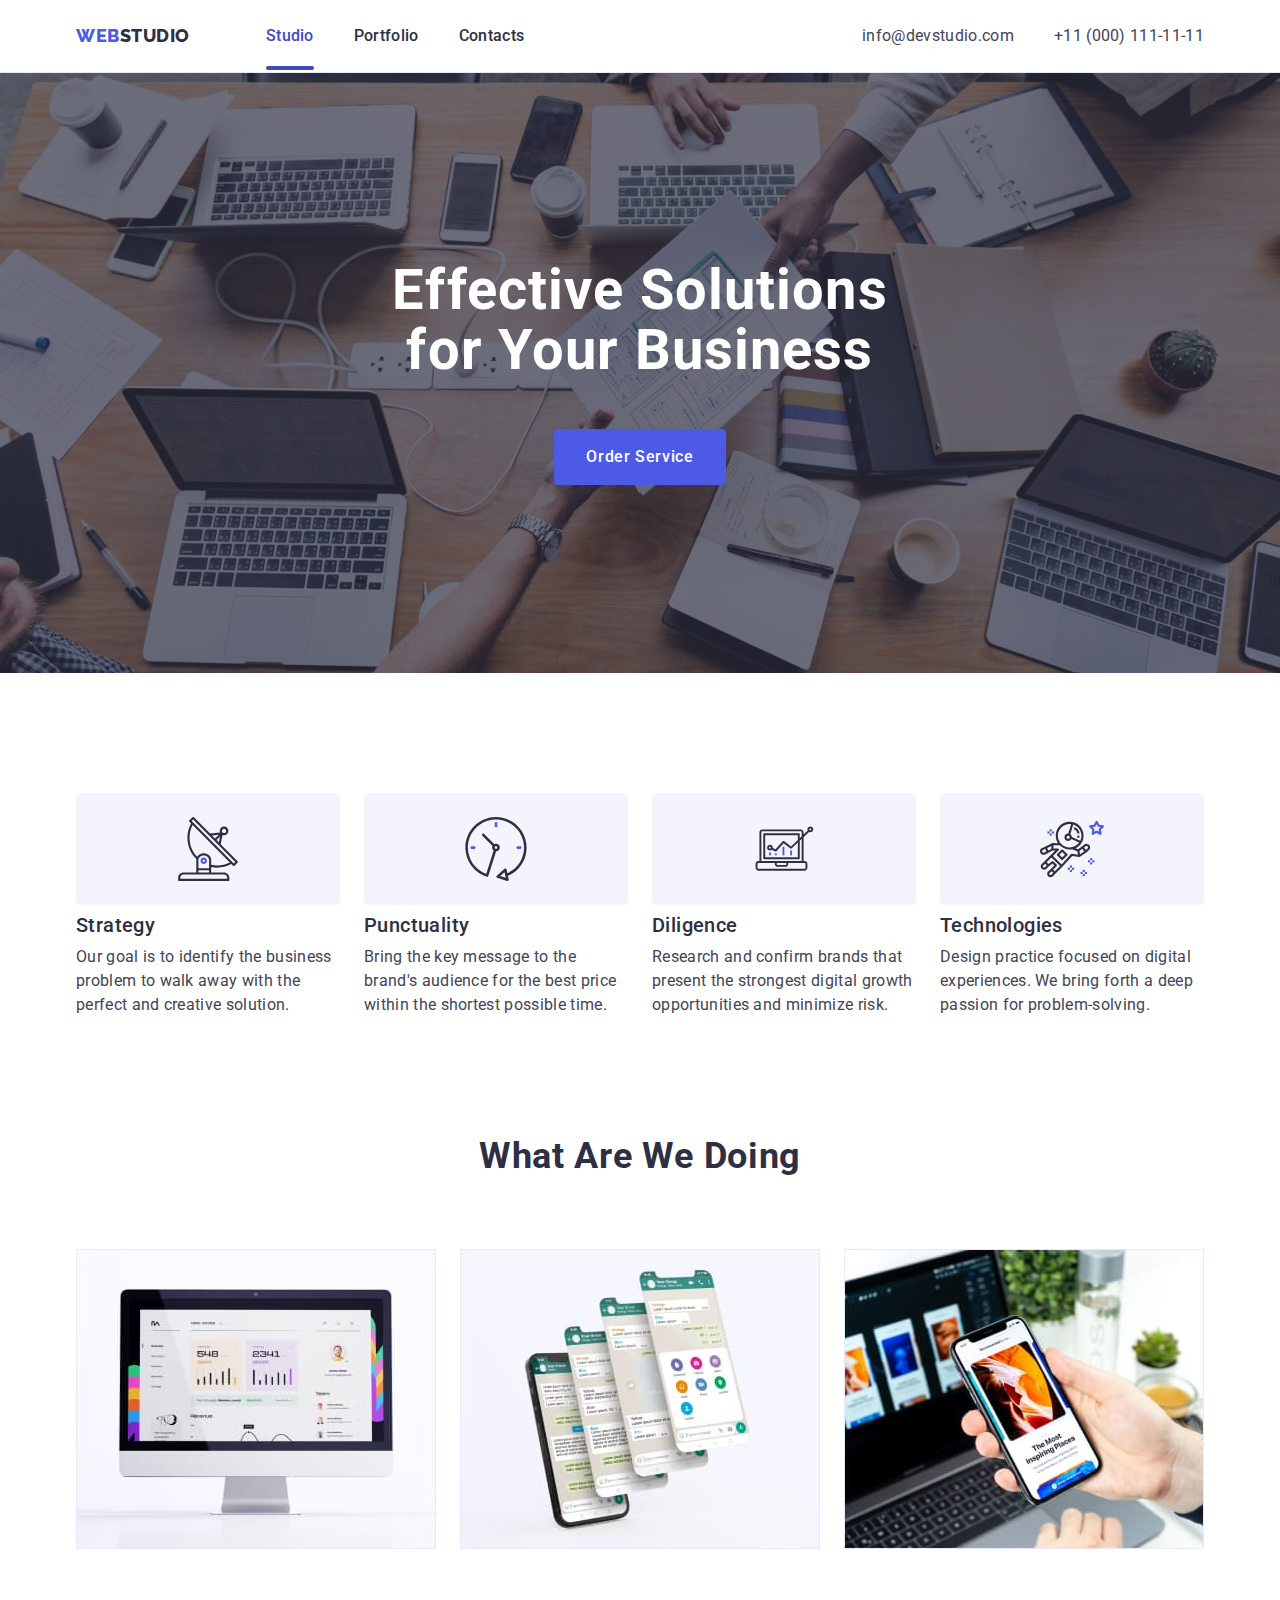
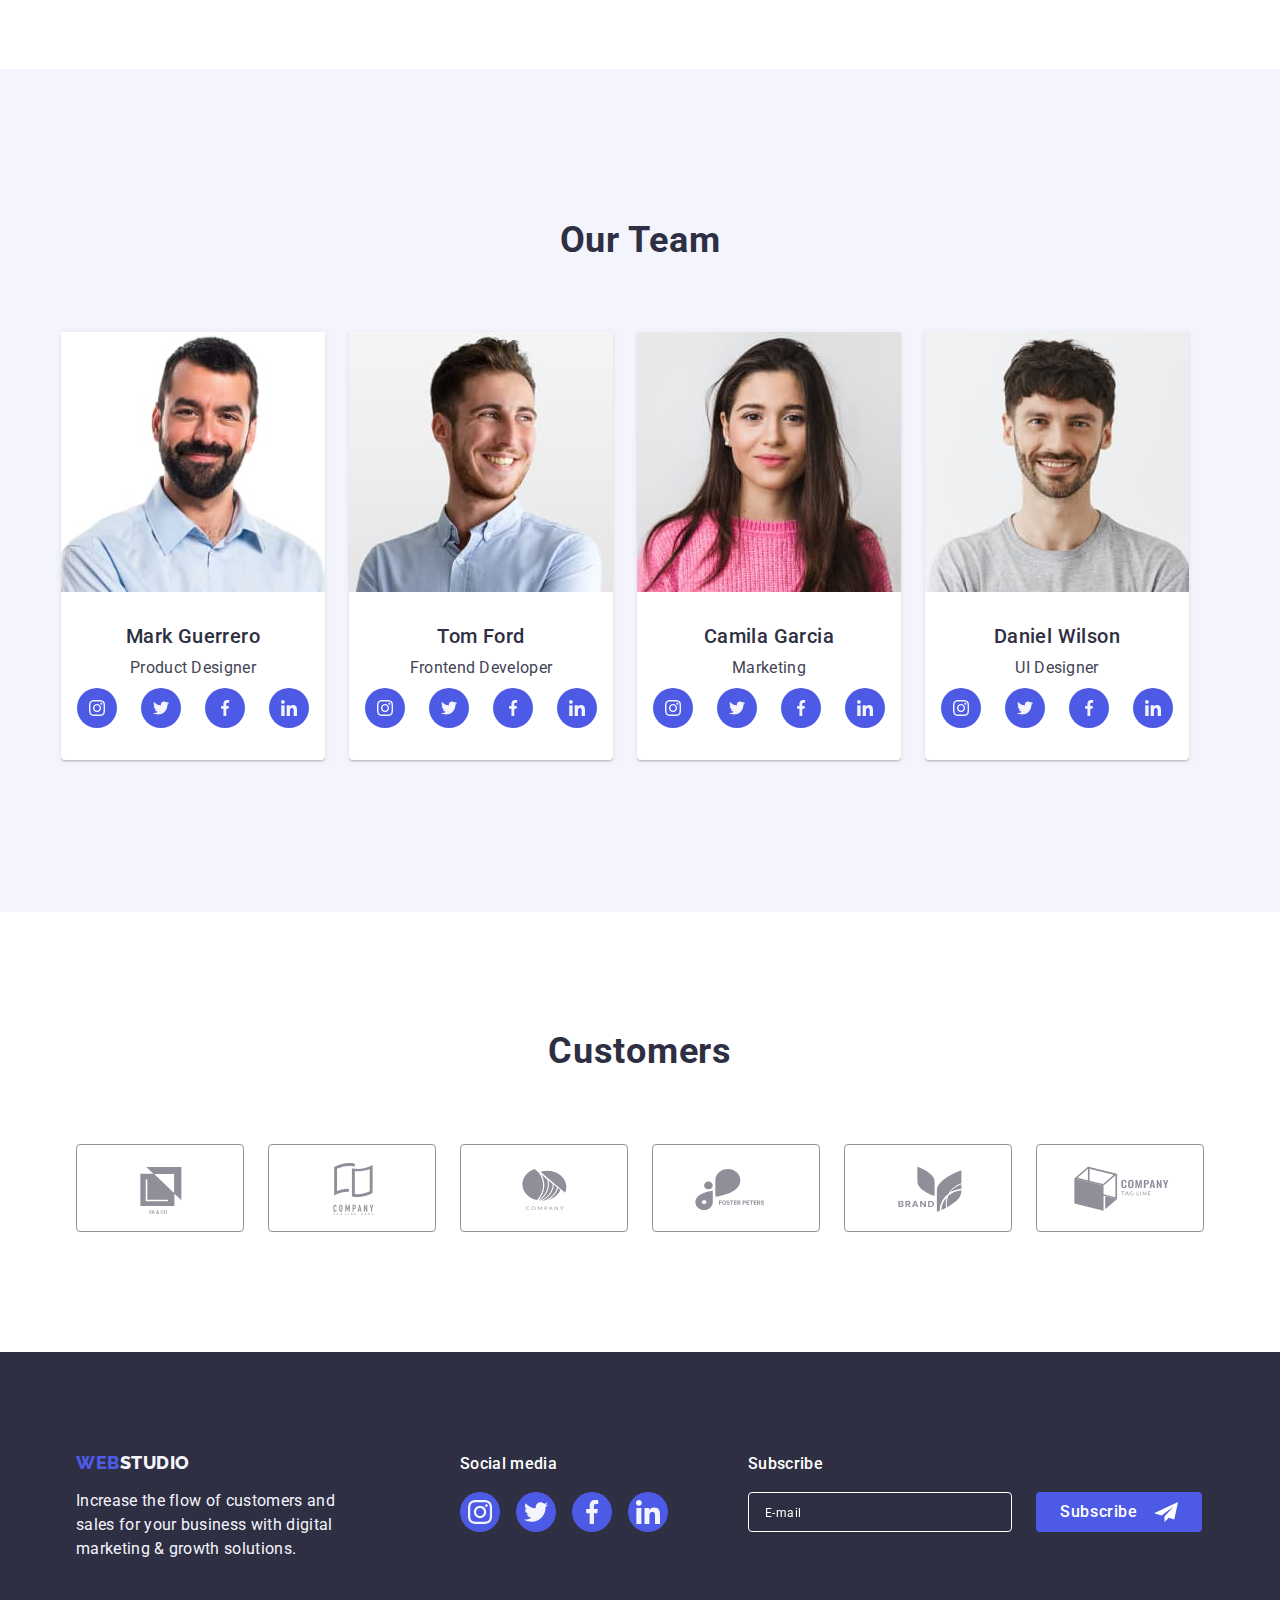
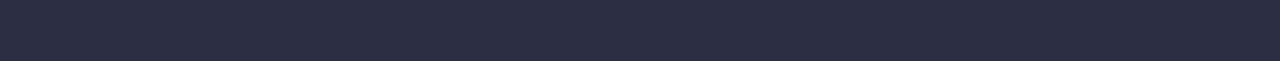
<file: index.html>
<!DOCTYPE html>
<html lang="en">
  <head>
    <meta charset="UTF-8" />
    <meta http-equiv="X-UA-Compatible" content="IE=edge" />
    <meta name="viewport" content="width=device-width, initial-scale=1.0" />
    <title>WebsStudio</title>

    <link
      rel="stylesheet"
      href="https://cdnjs.cloudflare.com/ajax/libs/modern-normalize/1.1.0/modern-normalize.min.css"
    />
    <link rel="stylesheet" href="./css/styles.css" />
    <link rel="preconnect" href="https://fonts.googleapis.com" />
    <link rel="preconnect" href="https://fonts.gstatic.com" crossorigin />
    <link
      href="https://fonts.googleapis.com/css2?family=Raleway:wght@800&family=Roboto:wght@400;500;700;900&display=swap"
      rel="stylesheet"
    />
  </head>

  <body>
    <!--             header            -->
    <header class="page-header">
      <div class="container page-header-container">
        <nav class="page-nav">
          <a class="logo link" href="./index.html"
            >WEB<span class="logo-s">Studio</span></a
          >

          <ul class="list menu list-nav">
            <li class="menu-item decoration-link">
              <a class="link link-nav decoration-nav" href="./index.html"
                >Studio</a
              >
            </li>

            <li class="menu-item">
              <a class="link link-nav" href="./portfolio.html">Portfolio</a>
            </li>

            <li class="menu-item">
              <a class="link link-nav" href="">Contacts</a>
            </li>
          </ul>
        </nav>
        <address class="address">
          <ul class="list menu">
            <li class="menu-item">
              <a class="link contact-header" href="mailto:info@devstudio.com"
                >info@devstudio.com
              </a>
            </li>
            <li class="menu-item">
              <a class="link contact-header" href="tel:+110001111111"
                >+11 (000) 111-11-11</a
              >
            </li>
          </ul>
        </address>
      </div>
    </header>
    <main>
      <!--              hero           -->
      <section class="hero">
        <div class="container">
          <h1 class="title">Effective Solutions for Your Business</h1>
          <button class="button" type="button" data-modal-open>
            Order Service
          </button>
        </div>
      </section>
      <!--                 features           -->
      <section class="section">
        <div class="container">
          <h2 class="visually-hidden">features</h2>

          <ul class="list menu list-features-second">
            <li class="features-list">
              <div class="features-icon">
                <svg class="features-icon-svg" width="64" height="64">
                  <use href="./images/icons.svg#icon-antenna"></use>
                </svg>
              </div>
              <h3 class="features">Strategy</h3>
              <p class="features-text">
                Our goal is to identify the business problem to walk away with
                the perfect and creative solution.
              </p>
            </li>
            <li class="features-list">
              <div class="features-icon">
                <svg class="features-icon-svg" width="64" height="64">
                  <use href="./images/icons.svg#icon-clock"></use>
                </svg>
              </div>
              <h3 class="features">Punctuality</h3>
              <p class="features-text">
                Bring the key message to the brand's audience for the best price
                within the shortest possible time.
              </p>
            </li>

            <li class="features-list">
              <div class="features-icon">
                <svg class="features-icon-svg" width="64" height="64">
                  <use href="./images/icons.svg#icon-diagram"></use>
                </svg>
              </div>
              <h3 class="features">Diligence</h3>
              <p class="features-text">
                Research and confirm brands that present the strongest digital
                growth opportunities and minimize risk.
              </p>
            </li>
            <li class="features-list">
              <div class="features-icon">
                <svg class="features-icon-svg" width="64" height="64">
                  <use href="./images/icons.svg#icon-astronaut"></use>
                </svg>
              </div>
              <h3 class="features">Technologies</h3>
              <p class="features-text">
                Design practice focused on digital experiences. We bring forth a
                deep passion for problem-solving.
              </p>
            </li>
          </ul>
        </div>
      </section>
      <!--                     progect                  -->
      <section class="progect progect-section">
        <div class="container">
          <h2 class="heading">What are we doing</h2>
          <ul class="list progect-list">
            <li class="progect-photo">
              <img
                src="./images/project/img1.jpg"
                alt="computer"
                width="360"
                height="300"
              />
            </li>
            <li class="progect-photo">
              <img
                src="./images/project/img2.jpg"
                alt="mobile program"
                width="360"
                height="300"
              />
            </li>
            <li class="progect-photo">
              <img
                src="./images/project/img3.jpg"
                alt="computer"
                width="360"
                height="300"
              />
            </li>
          </ul>
        </div>
      </section>
      <!--                   workers                     -->
      <section class="section-worker section">
        <div class="container div-workers">
          <h2 class="heading">Our Team</h2>
          <ul class="list menu worker-list">
            <li class="section-worker-list">
              <img
                src="./images/workers/img(1).jpg"
                alt="Mark Guerrero"
                width="264"
                height="260"
              />
              <div class="text-worker">
                <h3 class="workers">Mark Guerrero</h3>
                <p class="profession">Product Designer</p>

                <ul class="list social-icon-list">
                  <li class="social-icon-item">
                    <a class="social-link" href="">
                      <svg class="social-icon" width="16" height="16">
                        <use
                          href="./images/icons.svg#icon-instagram"
                        ></use></svg
                    ></a>
                  </li>
                  <li class="social-icon-item">
                    <a class="social-link" href=""
                      ><svg class="social-icon" width="16" height="16">
                        <use href="./images/icons.svg#icon-twitter"></use></svg
                    ></a>
                  </li>
                  <li class="social-icon-item">
                    <a class="social-link" href=""
                      ><svg class="social-icon" width="16" height="16">
                        <use href="./images/icons.svg#icon-facebook"></use></svg
                    ></a>
                  </li>
                  <li class="social-icon-item">
                    <a class="social-link" href=""
                      ><svg class="social-icon" width="16" height="16">
                        <use href="./images/icons.svg#icon-linkedin"></use></svg
                    ></a>
                  </li>
                </ul>
              </div>
            </li>
            <li class="section-worker-list">
              <img
                src="./images/workers/img(2).jpg"
                alt="Tom Ford"
                width="264"
                height="260"
              />
              <div class="text-worker">
                <h3 class="workers">Tom Ford</h3>
                <p class="profession">Frontend Developer</p>
                <ul class="list social-icon-list">
                  <li class="social-icon-item">
                    <a class="social-link" href=""
                      ><svg class="social-icon" width="16" height="16">
                        <use
                          href="./images/icons.svg#icon-instagram"
                        ></use></svg
                    ></a>
                  </li>
                  <li class="social-icon-item">
                    <a class="social-link" href=""
                      ><svg class="social-icon" width="16" height="16">
                        <use href="./images/icons.svg#icon-twitter"></use></svg
                    ></a>
                  </li>
                  <li class="social-icon-item">
                    <a class="social-link" href=""
                      ><svg class="social-icon" width="16" height="16">
                        <use href="./images/icons.svg#icon-facebook"></use></svg
                    ></a>
                  </li>
                  <li class="social-icon-item">
                    <a class="social-link" href=""
                      ><svg class="social-icon" width="16" height="16">
                        <use href="./images/icons.svg#icon-linkedin"></use></svg
                    ></a>
                  </li>
                </ul>
              </div>
            </li>
            <li class="section-worker-list">
              <img
                src="./images/workers/img(3).jpg"
                alt="Camila Garcia"
                width="264"
                height="260"
              />
              <div class="text-worker">
                <h3 class="workers">Camila Garcia</h3>
                <p class="profession">Marketing</p>
                <ul class="list social-icon-list">
                  <li class="social-icon-item">
                    <a class="social-link" href=""
                      ><svg class="social-icon" width="16" height="16">
                        <use
                          href="./images/icons.svg#icon-instagram"
                        ></use></svg
                    ></a>
                  </li>
                  <li class="social-icon-item">
                    <a class="social-link" href=""
                      ><svg class="social-icon" width="16" height="16">
                        <use href="./images/icons.svg#icon-twitter"></use></svg
                    ></a>
                  </li>
                  <li class="social-icon-item">
                    <a class="social-link" href=""
                      ><svg class="social-icon" width="16" height="16">
                        <use href="./images/icons.svg#icon-facebook"></use></svg
                    ></a>
                  </li>
                  <li class="social-icon-item">
                    <a class="social-link" href=""
                      ><svg class="social-icon" width="16" height="16">
                        <use href="./images/icons.svg#icon-linkedin"></use></svg
                    ></a>
                  </li>
                </ul>
              </div>
            </li>
            <li class="section-worker-list">
              <img
                src="./images/workers/img(4).jpg"
                alt="Daniel Wilson"
                width="264"
                height="260"
              />
              <div class="text-worker">
                <h3 class="workers">Daniel Wilson</h3>
                <p class="profession">UI Designer</p>

                <ul class="list social-icon-list">
                  <li class="social-icon-item">
                    <a class="social-link" href=""
                      ><svg class="social-icon" width="16" height="16">
                        <use
                          href="./images/icons.svg#icon-instagram"
                        ></use></svg
                    ></a>
                  </li>
                  <li class="social-icon-item">
                    <a class="social-link" href=""
                      ><svg class="social-icon" width="16" height="16">
                        <use href="./images/icons.svg#icon-twitter"></use></svg
                    ></a>
                  </li>
                  <li class="social-icon-item">
                    <a class="social-link" href=""
                      ><svg class="social-icon" width="16" height="16">
                        <use href="./images/icons.svg#icon-facebook"></use></svg
                    ></a>
                  </li>
                  <li class="social-icon-item">
                    <a class="social-link" href=""
                      ><svg class="social-icon" width="16" height="16">
                        <use href="./images/icons.svg#icon-linkedin"></use></svg
                    ></a>
                  </li>
                </ul>
              </div>
            </li>
          </ul>
        </div>
      </section>

      <section class="section">
        <div class="container">
          <h2 class="heading">Customers</h2>
          <ul class="list customers-list">
            <li class="customers-item">
              <a class="customers-link" href=""
                ><svg class="customers-icon" width="104" height="56">
                  <use href="./images/icons.svg#icon-Logo_1"></use></svg
              ></a>
            </li>

            <li class="customers-item">
              <a class="customers-link" href=""
                ><svg class="customers-icon" width="104" height="56">
                  <use href="./images/icons.svg#icon-Logo_2"></use></svg
              ></a>
            </li>
            <li class="customers-item">
              <a class="customers-link" href=""
                ><svg class="customers-icon" width="104" height="56">
                  <use href="./images/icons.svg#icon-Logo_3"></use></svg
              ></a>
            </li>
            <li class="customers-item">
              <a class="customers-link" href=""
                ><svg class="customers-icon" width="104" height="56">
                  <use href="./images/icons.svg#icon-Logo_4"></use></svg
              ></a>
            </li>
            <li class="customers-item">
              <a class="customers-link" href=""
                ><svg class="customers-icon" width="104" height="56">
                  <use href="./images/icons.svg#icon-Logo_5"></use></svg
              ></a>
            </li>
            <li class="customers-item">
              <a class="customers-link" href=""
                ><svg class="customers-icon" width="104" height="56">
                  <use
                    class="customers-icon"
                    href="./images/icons.svg#icon-Logo_6"
                  ></use></svg
              ></a>
            </li>
          </ul>
        </div>
      </section>
    </main>
    <!--                              footer                  -->
    <footer class="footer">
      <div class="container footer-div">
        <div class="second-footer-div">
          <a class="link footer-link logo-footer" href="./index.html"
            >Web<span class="logo-footer-color">Studio</span></a
          >
          <p class="text-footer">
            Increase the flow of customers and sales for your business with
            digital marketing & growth solutions.
          </p>
        </div>

        <div>
          <p class="social-media">Social media</p>
          <ul class="list social-icon-list footer-list">
            <li class="social-icon-item footer-icon">
              <a class="social-link-footer social-link" href=""
                ><svg class="social-icon" width="24" height="24">
                  <use href="./images/icons.svg#icon-instagram"></use></svg
              ></a>
            </li>
            <li class="social-icon-item footer-icon">
              <a class="social-link-footer social-link" href=""
                ><svg class="social-icon" width="24" height="24">
                  <use href="./images/icons.svg#icon-twitter"></use></svg
              ></a>
            </li>
            <li class="social-icon-item footer-icon">
              <a class="social-link social-link-footer" href=""
                ><svg class="social-icon" width="24" height="24">
                  <use href="./images/icons.svg#icon-facebook"></use></svg
              ></a>
            </li>
            <li class="social-icon-item footer-icon">
              <a class="social-link-footer social-link" href=""
                ><svg class="social-icon" width="24" height="24">
                  <use href="./images/icons.svg#icon-linkedin"></use></svg
              ></a>
            </li>
          </ul>
        </div>
        <form class="footer-form">
          <p class="footer-subscribe">Subscribe</p>

          <span class="footer-subscribe-wrappper">
            <input
              class="footer-input"
              type="email"
              name="user_email"
              required
              placeholder="E-mail"
            />
            <button type="submit" class="btn-footer-subscribe">
              Subscribe
              <svg class="telegram-icon" width="24" height="24">
                <use href="./images/icons.svg#icon-telegram"></use>
              </svg>
            </button>
          </span>
        </form>
      </div>
    </footer>
    <div class="backdrop is-hidden" data-modal>
      <div class="modal">
        <button class="modal-close-btn" type="button" data-modal-close>
          <svg class="icon-close" width="8" height="8">
            <use href="./images/icons.svg#icon-close-modal-btn"></use>
          </svg>
        </button>

        <form class="modal-form">
          <p class="modal-form-text">
            Leave your contacts and we will call you back
          </p>
          <label class="modal-form-field">
            <span class="modal-form-deck">Name</span>
            <span class="form-input-wrapper">
              <input
                type="text"
                name="user_name"
                class="modal-form-input"
                pattern="[a-zA-Zа-яА-Я]+"
                minlength="2"
                required
              />
              <svg class="modal-form-svg" width="18">
                <use href="./images/icons.svg#icon-person"></use>
              </svg>
            </span>
          </label>
          <label class="modal-form-field">
            <span class="modal-form-deck">Phone</span>
            <span class="form-input-wrapper"
              ><input
                type="tel"
                name="user_phone_number"
                class="modal-form-input"
                required
                pattern="[0-9]{3}-[0-9]{3}-[0-9]{2}-[0-9]{2}"
                title="xxx-xxx-xx-xx" />
              <svg class="modal-form-svg" width="18">
                <use href="./images/icons.svg#icon-phone"></use></svg
            ></span>
          </label>
          <label class="modal-form-field">
            <span class="modal-form-deck">Email</span>
            <span class="form-input-wrapper"
              ><input
                type="email"
                name="user_email"
                class="modal-form-input"
                required /><svg class="modal-form-svg" width="18">
                <use href="./images/icons.svg#icon-email"></use></svg
            ></span>
          </label>
          <label class="modal-form-field modal-field">
            <span class="modal-form-deck">Comment</span>
            <textarea
              name="user_message"
              class="modal-form-message"
              placeholder="Text input"
            ></textarea>
          </label>
          <input
            id="user_police"
            type="checkbox"
            class="modal-form-check visually-hidden"
            name="user_police"
          />
          <label for="user_police" class="modal-form-check-desk"
            >I accept the terms and conditions of the&nbsp;
            <a class="modal-form-link" href=""> Privacy Policy</a></label
          >
          <button type="submit" class="modal-form-button">Send</button>
        </form>
      </div>
    </div>
    <script src="./js/modal.js"></script>
  </body>
</html>
</file>
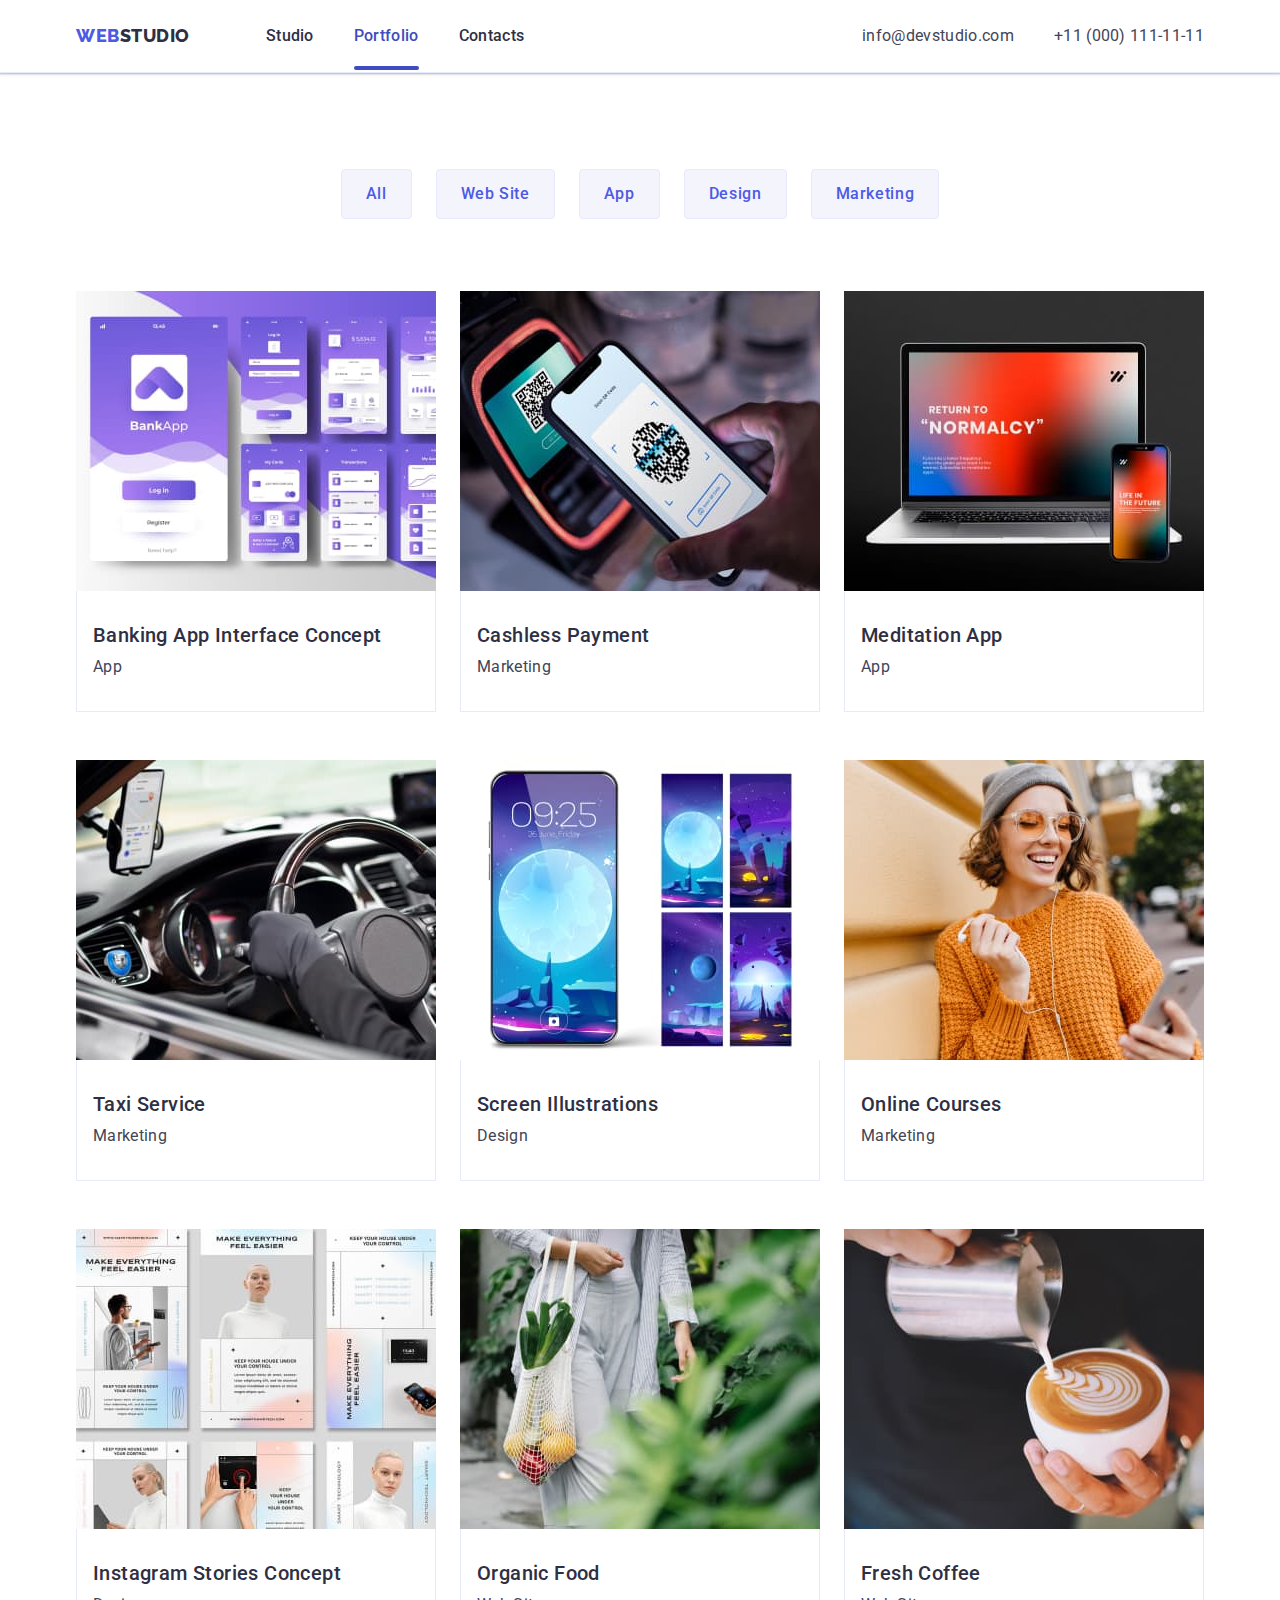
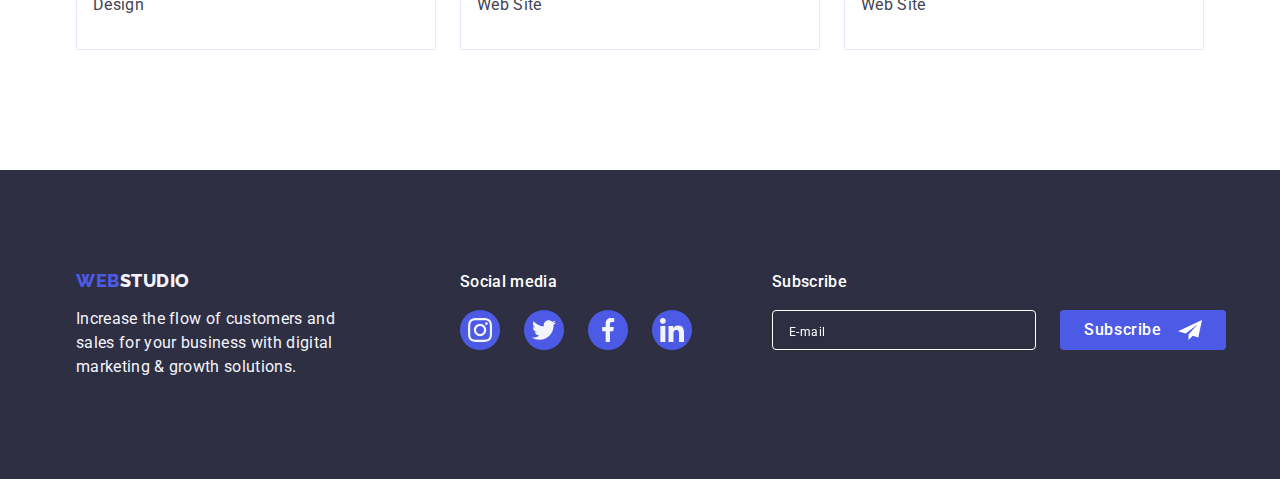
<file: portfolio.html>
<!DOCTYPE html>
<html lang="en">
  <head>
    <meta charset="UTF-8" />
    <meta http-equiv="X-UA-Compatible" content="IE=edge" />
    <meta name="viewport" content="width=device-width, initial-scale=1.0" />
    <title>Document</title>

    <link
      rel="stylesheet"
      href="https://cdnjs.cloudflare.com/ajax/libs/modern-normalize/1.1.0/modern-normalize.min.css"
    />
    <link rel="stylesheet" href="./css/styles.css" />
    <link rel="preconnect" href="https://fonts.googleapis.com" />
    <link rel="preconnect" href="https://fonts.gstatic.com" crossorigin />
    <link
      href="https://fonts.googleapis.com/css2?family=Raleway:wght@800&family=Roboto:wght@400;500;700;900&display=swap"
      rel="stylesheet"
    />
  </head>
  <body>
    <header class="portfolio-border page-header">
      <div class="container page-header-container">
        <nav class="page-nav-portfolio">
          <a class="logo link" href="./index.html"
            >Web<span class="logo-s">Studio</span></a
          >

          <ul class="list menu list-nav">
            <li class="menu-item">
              <a class="link link-nav" href="./index.html">Studio</a>
            </li>
            <li class="menu-item decoration-link">
              <a class="link link-nav decoration-nav" href="./portfolio.html"
                >Portfolio</a
              >
            </li>
            <li class="menu-item">
              <a class="link link-nav" href="">Contacts</a>
            </li>
          </ul>
        </nav>
        <address class="address">
          <ul class="list menu">
            <li class="menu-item">
              <a class="link contact-header" href="mailto:info@devstudio.com"
                >info@devstudio.com
              </a>
            </li>
            <li class="menu-item">
              <a class="link contact-header" href="tel:+110001111111"
                >+11 (000) 111-11-11</a
              >
            </li>
          </ul>
        </address>
      </div>
    </header>
    <main>
      <section class="section-portfolio">
        <div class="container">
          <h1 class="headline visually-hidden">Projects</h1>

          <ul class="list menu portfolio-list">
            <li class="menu-item-portfolio portfolio-item">
              <button type="button" class="button-portfolio btn-portolio">
                All
              </button>
            </li>
            <li class="menu-item-portfolio">
              <button type="button" class="button-portfolio btn-portolio">
                Web Site
              </button>
            </li>
            <li class="menu-item-portfolio">
              <button type="button" class="button-portfolio btn-portolio">
                App
              </button>
            </li>
            <li class="menu-item-portfolio">
              <button type="button" class="button-portfolio btn-portolio">
                Design
              </button>
            </li>
            <li class="menu-item-portfolio portfolio-link-second">
              <button type="button" class="button-portfolio btn-portolio">
                Marketing
              </button>
            </li>
          </ul>

          <ul class="list projects-portfolio">
            <li class="projects-portfolio-item">
              <a class="link projects-portfolio-link" href="">
                <div class="portfolio-item-wrapper">
                  <img
                    src="./images/projects-portfolio/portfolio1.jpg"
                    alt="Banking App"
                    width="360"
                    height="300"
                  />
                  <p class="overlay">
                    14 Stylish and User-Friendly App Design Concepts · Task
                    Manager App · Calorie Tracker App · Exotic Fruit Ecommerce
                    App · Cloud Storage App
                  </p>
                </div>
                <div class="portfolio-text-project">
                  <h2 class="features progect-porfolio-subtitle">
                    Banking App Interface Concept
                  </h2>
                  <p class="desc">App</p>
                </div></a
              >
            </li>
            <li class="projects-portfolio-item">
              <a class="link projects-portfolio-link" href="">
                <div class="portfolio-item-wrapper">
                  <img
                    src="./images/projects-portfolio/portfolio2.jpg"
                    alt="telephone"
                    width="360"
                    height="300"
                  />
                  <p class="overlay">
                    14 Stylish and User-Friendly App Design Concepts · Task
                    Manager App · Calorie Tracker App · Exotic Fruit Ecommerce
                    App · Cloud Storage App
                  </p>
                </div>
                <div class="portfolio-text-project">
                  <h2 class="features progect-porfolio-subtitle">
                    Cashless Payment
                  </h2>
                  <p class="desc">Marketing</p>
                </div></a
              >
            </li>
            <li class="projects-portfolio-item">
              <a class="link projects-portfolio-link" href="">
                <div class="portfolio-item-wrapper">
                  <img
                    src="./images/projects-portfolio/portfolio3.jpg"
                    alt="computer and telephone"
                    width="360"
                    height="300"
                  />
                  <p class="overlay">
                    14 Stylish and User-Friendly App Design Concepts · Task
                    Manager App · Calorie Tracker App · Exotic Fruit Ecommerce
                    App · Cloud Storage App
                  </p>
                </div>

                <div class="portfolio-text-project">
                  <h2 class="features progect-porfolio-subtitle">
                    Meditation App
                  </h2>
                  <p class="desc">App</p>
                </div></a
              >
            </li>
            <li class="projects-portfolio-item">
              <a class="link projects-portfolio-link" href="">
                <div class="portfolio-item-wrapper">
                  <img
                    src="./images/projects-portfolio/portfolio4.jpg"
                    alt="car"
                    width="360"
                    height="300"
                  />
                  <p class="overlay">
                    14 Stylish and User-Friendly App Design Concepts · Task
                    Manager App · Calorie Tracker App · Exotic Fruit Ecommerce
                    App · Cloud Storage App
                  </p>
                </div>

                <div class="portfolio-text-project">
                  <h2 class="features progect-porfolio-subtitle">
                    Taxi Service
                  </h2>
                  <p class="desc">Marketing</p>
                </div></a
              >
            </li>
            <li class="projects-portfolio-item">
              <a class="link projects-portfolio-link" href=""
                ><div class="portfolio-item-wrapper">
                  <img
                    src="./images/projects-portfolio/portfolio5.jpg"
                    alt="Design on telephone"
                    width="360"
                    height="300"
                  />
                  <p class="overlay">
                    14 Stylish and User-Friendly App Design Concepts · Task
                    Manager App · Calorie Tracker App · Exotic Fruit Ecommerce
                    App · Cloud Storage App
                  </p>
                </div>
                <div class="portfolio-text-project">
                  <h2 class="features progect-porfolio-subtitle">
                    Screen Illustrations
                  </h2>
                  <p class="desc">Design</p>
                </div></a
              >
            </li>
            <li class="projects-portfolio-item">
              <a class="link projects-portfolio-link">
                <div class="portfolio-item-wrapper">
                  <img
                    src="./images/projects-portfolio/portfolio6.jpg"
                    alt="girl"
                    width="360"
                    height="300"
                  />
                  <p class="overlay">
                    14 Stylish and User-Friendly App Design Concepts · Task
                    Manager App · Calorie Tracker App · Exotic Fruit Ecommerce
                    App · Cloud Storage App
                  </p>
                </div>
                <div class="portfolio-text-project">
                  <h2 class="features progect-porfolio-subtitle">
                    Online Courses
                  </h2>
                  <p class="desc">Marketing</p>
                </div></a
              >
            </li>
            <li class="projects-portfolio-item">
              <a class="link projects-portfolio-link" href="">
                <div class="portfolio-item-wrapper">
                  <img
                    src="./images/projects-portfolio/portfolio7.jpg"
                    alt="Instagram Stories"
                    width="360"
                    height="300"
                  />
                  <p class="overlay">
                    14 Stylish and User-Friendly App Design Concepts · Task
                    Manager App · Calorie Tracker App · Exotic Fruit Ecommerce
                    App · Cloud Storage App
                  </p>
                </div>
                <div class="portfolio-text-project">
                  <h2 class="features progect-porfolio-subtitle">
                    Instagram Stories Concept
                  </h2>
                  <p class="desc">Design</p>
                </div></a
              >
            </li>
            <li class="projects-portfolio-item">
              <a class="link projects-portfolio-link" href="">
                <div class="portfolio-item-wrapper">
                  <img
                    src="./images/projects-portfolio/portfolio8.jpg"
                    alt="women"
                    width="360"
                    height="300"
                  />
                  <p class="overlay">
                    14 Stylish and User-Friendly App Design Concepts · Task
                    Manager App · Calorie Tracker App · Exotic Fruit Ecommerce
                    App · Cloud Storage App
                  </p>
                </div>
                <div class="portfolio-text-project">
                  <h2 class="features progect-porfolio-subtitle">
                    Organic Food
                  </h2>
                  <p class="desc">Web Site</p>
                </div></a
              >
            </li>
            <li class="projects-portfolio-item">
              <a class="link projects-portfolio-link" href="">
                <div class="portfolio-item-wrapper">
                  <img
                    src="./images/projects-portfolio/portfolio9.jpg"
                    alt="Coffee"
                    width="360"
                    height="300"
                  />
                  <p class="overlay">
                    14 Stylish and User-Friendly App Design Concepts · Task
                    Manager App · Calorie Tracker App · Exotic Fruit Ecommerce
                    App · Cloud Storage App
                  </p>
                </div>
                <div class="portfolio-text-project">
                  <h2 class="features progect-porfolio-subtitle">
                    Fresh Coffee
                  </h2>
                  <p class="desc">Web Site</p>
                </div></a
              >
            </li>
          </ul>
        </div>
      </section>
    </main>
    <footer class="footer">
      <div class="container footer-div">
        <div class="second-footer-div">
          <a class="link footer-link logo-footer" href="./index.html"
            >Web<span class="logo-footer-color">Studio</span></a
          >
          <p class="text-footer">
            Increase the flow of customers and sales for your business with
            digital marketing & growth solutions.
          </p>
        </div>
        <!---->
        <div>
          <h4 class="social-media">Social media</h4>
          <ul class="list social-icon-list">
            <li class="social-icon-item footer-icon">
              <a class="social-link social-link-footer" href=""
                ><svg class="social-icon" width="24" height="24">
                  <use href="./images/icons.svg#icon-instagram"></use></svg
              ></a>
            </li>
            <li class="social-icon-item footer-icon">
              <a class="social-link-footer social-link" href=""
                ><svg class="social-icon" width="24" height="24">
                  <use href="./images/icons.svg#icon-twitter"></use></svg
              ></a>
            </li>
            <li class="social-icon-item footer-icon">
              <a class="social-link-footer social-link" href=""
                ><svg class="social-icon" width="24" height="24">
                  <use href="./images/icons.svg#icon-facebook"></use></svg
              ></a>
            </li>
            <li class="social-icon-item footer-icon">
              <a class="social-link-footer social-link" href=""
                ><svg class="social-icon" width="24" height="24">
                  <use href="./images/icons.svg#icon-linkedin"></use></svg
              ></a>
            </li>
          </ul>
        </div>
        <form class="footer-form">
          <p class="footer-subscribe">Subscribe</p>

          <span class="footer-subscribe-wrappper">
            <input
              class="footer-input"
              type="email"
              name="user_email"
              required
              placeholder="E-mail"
            />
            <button type="submit" class="btn-footer-subscribe">
              Subscribe
              <svg class="telegram-icon" width="24" height>
                <use href="./images/icons.svg#icon-telegram"></use>
              </svg>
            </button>
          </span>
        </form>
      </div>
    </footer>
  </body>
</html>
</file>
<file: css/styles.css>
:root {
  --main-color: #2e2f42;
  --color-logo: #4d5ae5;
  --secondary-color: #ffffff;
  --color-text: #434455;
  --third-color: #f4f4fd;
  --button-color: #404bbf;
  --button-color-border: #e7e9fc;
  --customers-icon: #8e8f99;
  --social-icon-bg: #4d5ae5;
  --social-icon-color-hover: #404bbf;
  --features-icon-bg: #f4f4fd;
  --footer-icon-focus: #31d0aa;
  --bg-modal: rgba(46, 47, 66, 0.4);
  --bg-close-icon: #e7e9fc;
  --modal-bg: #fcfcfc;
  --modal-color-text-span: #8e8f99;
  --modal-color-text: #2e2f42;
  --modal-focus: #4d5ae5;
  --transition-duration-funs: 250ms cubic-bezier(0.4, 0, 0.2, 1);
}
.link {
  text-decoration: none;
}
.list {
  list-style: none;
}
h1,
h2,
h3,
h4,
p {
  margin-top: 0;
  margin-bottom: 0;
}
ul,
ol {
  margin-top: 0;
  margin-bottom: 0;
  padding-left: 0;
}
img {
  display: block;
}
body {
  font-family: 'Roboto', sans-serif;
  color: var(--color-text);
  background: var(--secondary-color);
}
/*          header       */
.page-header {
  padding-top: 24px;
  padding-bottom: 24px;
  border-bottom: 1px solid #e7e9fc;
  box-shadow: 0px 2px 1px rgba(46, 47, 66, 0.08),
    0px 1px 1px rgba(46, 47, 66, 0.16), 0px 1px 6px rgba(46, 47, 66, 0.08);
}
.container {
  width: 1158px;
  margin-left: auto;
  margin-right: auto;
  padding-left: 15px;
  padding-right: 15px;
}
.page-header-container {
  display: flex;
  align-items: center;
}
.decoration-link {
  color: var(--button-color);
  position: relative;
}

.decoration-nav::after {
  content: '';
  height: 4px;
  width: 100%;
  border-radius: 2px;
  display: block;
  background-color: var(--button-color);
  position: absolute;
  bottom: -1px;
}

.page-nav {
  display: flex;
  align-items: center;
}
.menu {
  display: flex;
  align-items: center;
}
.menu-item:not(:last-child) {
  margin-right: 40px;
}
.logo {
  font-family: 'Raleway', sans-serif;
  font-weight: 800;
  font-size: 18px;
  line-height: 1.17;
  align-items: center;
  letter-spacing: 0.03em;
  text-transform: uppercase;
  color: var(--color-logo);
  margin-right: 76px;
}

.logo-s {
  color: var(--main-color);
}
.link-nav {
  padding: 24px 0;
  font-weight: 500;
  font-size: 16px;
  line-height: 1.5;
  letter-spacing: 0.02em;
  color: var(--main-color);
  transition: color var(--transition-duration-funs);
}
.list-nav {
  align-items: baseline;
}
.link-nav:hover,
.link-nav:focus {
  color: var(--button-color);
}
.decoration-nav {
  position: relative;
  color: #404bbf;
}
.address {
  font-style: normal;
  margin-left: auto;
  transition: color var(--transition-duration-funs);
}
.address:hover,
.address:focus {
  color: var(--button-color);
}

.contact-header {
  font-size: 16px;
  line-height: 1.5;
  letter-spacing: 0.02em;
  font-style: normal;
  color: var(--color-text);
  transition: color var(--transition-duration-funs);
}
.contact-header:hover,
.contact-header:focus {
  color: var(--button-color);
}
/*                 hero                */
.hero {
  background: var(--main-color);
  height: 600px;
  padding: 188px 0;

  background-image: linear-gradient(
      rgba(46, 47, 66, 0.7),
      rgba(46, 47, 66, 0.7)
    ),
    url(../images/bg/people-office.jpg);
  background-size: cover;
  background-repeat: no-repeat;
  background-position: center;
  max-width: 1440px;
  margin: auto;
}
.title {
  font-weight: 700;
  font-size: 56px;
  line-height: 1.07;
  text-align: center;
  letter-spacing: 0.02em;
  color: var(--secondary-color);
  margin-left: auto;
  margin-right: auto;
  max-width: 496px;
}
.button {
  font-family: 'Roboto', sans-serif;
  font-weight: 500;
  font-size: 16px;
  line-height: 1.5;
  letter-spacing: 0.04em;
  color: var(--secondary-color);
  background: var(--color-logo);
  cursor: pointer;
  padding: 16px 32px;
  margin: auto;
  margin-top: 48px;
  border: 0;
  display: block;
  min-width: 169px;
  border-radius: 4px;
  transition: background-color var(--transition-duration-funs);
}
.button:hover,
.button:focus {
  background-color: var(--button-color);
}
/*       features          */
.visually-hidden {
  position: absolute;
  width: 1px;
  height: 1px;
  margin: -1px;
  border: 0;
  padding: 0;
  white-space: nowrap;
  clip-path: inset(100%);
  clip: rect(0 0 0 0);
  overflow: hidden;
}

.section {
  padding: 120px 0;
}
.features-icon {
  display: flex;
  background-color: var(--features-icon-bg);
  padding: 24px 100px;
  align-items: center;
  justify-content: center;
  border-radius: 4px;
  margin-bottom: 8px;
}
.features {
  margin-bottom: 8px;
  font-weight: 500;
  font-size: 20px;
  line-height: 1.2;
  letter-spacing: 0.02em;
  color: var(--main-color);
}

.features-list:not(:last-child) {
  margin-right: 24px;
}
.features-list {
  width: calc((100% - 72px) / 4);
}

.features-text {
  font-size: 16px;
  line-height: 1.5;
  letter-spacing: 0.02em;

  color: var(--color-text);
}
/*               progect                */
.progect-section {
  padding-bottom: 120px;
}
.heading {
  margin-bottom: 72px;
  font-weight: 700;
  font-size: 36px;
  line-height: 1.1;
  text-align: center;
  letter-spacing: 0.02em;
  text-transform: capitalize;
  color: var(--main-color);
}

.progect-list {
  display: flex;
}
.progect-photo {
  width: calc((100% - 48px) / 3);
}
.progect-photo:not(:last-child) {
  margin-right: 24px;
}
/*                         workers                   */
.div-workers {
  padding: 32px 0;
}
.section-worker-list:not(:last-child) {
  margin-right: 24px;
}

.section-worker {
  background: var(--third-color);
}
.text-worker {
  padding: 32px 0;
}
.section-worker-list {
  background: var(--secondary-color);
  border-radius: 0 0 4px 4px;
  box-shadow: 0px 1px 6px rgba(46, 47, 66, 0.08),
    0px 1px 1px rgba(46, 47, 66, 0.16), 0px 2px 1px rgba(46, 47, 66, 0.08);
}

.workers {
  font-weight: 500;
  font-size: 20px;
  line-height: 1.2;
  text-align: center;
  letter-spacing: 0.02em;
  color: var(--main-color);

  margin-bottom: 8px;
}
.profession {
  font-size: 16px;
  line-height: 1.5;
  text-align: center;
  letter-spacing: 0.02em;
  margin-bottom: 8px;
}
.social-link {
  justify-content: center;
  align-items: center;
  display: flex;
  width: 100%;
  height: 100%;
  background-color: var(--social-icon-bg);
  fill: var(--third-color);
  border-radius: 50%;
  transition: background-color var(--transition-duration-funs);
}
.social-icon-list {
  display: flex;
  gap: 24px;
  justify-content: center;
}
.social-icon-item {
  width: 40px;
  height: 40px;
}
.social-link:focus,
.social-link:hover {
  background-color: var(--social-icon-color-hover);
}
/*                         customers                */
.customers-list {
  display: flex;
  gap: 24px;
}

.customers-item {
  width: calc((100% - 120px) / 6);
  height: 88px;
}
.customers-icon {
  fill: currentColor;
  display: block;
}

.customers-link {
  display: flex;
  width: 100%;
  height: 100%;
  color: var(--customers-icon);
  border-radius: 4px;
  border: 1px solid var(--customers-icon);
  align-items: center;
  justify-content: center;
  transition: border-color var(--transition-duration-funs),
    color var(--transition-duration-funs);
}

.customers-link:hover,
.customers-link:focus {
  border: 1px solid var(--social-icon-color-hover);
  color: var(--social-icon-color-hover);
}
/*                      footer                    */
.footer {
  background: var(--main-color);
}
.footer-div {
  display: flex;
  padding: 100px 15px;
  align-items: baseline;
}
.second-footer-div {
  margin-right: 120px;
}
.social-media {
  font-weight: 500;
  font-size: 16px;
  line-height: 1.5;
  letter-spacing: 0.02em;

  color: var(--secondary-color);
  margin-bottom: 16px;
}
.footer-link {
  display: inline-block;
  margin: 0;
}
.logo-footer-color {
  color: var(--third-color);
}
.logo-footer {
  font-family: 'Raleway', sans-serif;
  font-weight: 800;
  font-size: 18px;
  line-height: 1.17;
  align-items: center;
  letter-spacing: 0.03em;
  text-transform: uppercase;
  color: var(--color-logo);
  margin-bottom: 16px;
}
.text-footer {
  font-size: 16px;
  line-height: 1.5;

  letter-spacing: 0.02em;
  color: var(--third-color);

  width: 264px;
}
.footer-list {
  gap: 16px;
}
.social-link-footer:focus,
.social-link-footer:hover {
  background-color: var(--footer-icon-focus);
}
.footer-subscribe {
  font-weight: 500;
  font-size: 16px;
  line-height: 1.5;
  letter-spacing: 0.02em;
  color: var(--secondary-color);
  display: inline-block;
}
.footer-input::placeholder {
  font-size: 12px;
  line-height: 2;
  letter-spacing: 0.04em;
  color: var(--secondary-color);
}
.footer-input {
  width: 264px;
  display: flex;
  align-items: center;
  background-color: transparent;
  border: 1px solid var(--secondary-color);
  filter: drop-shadow(0px 4px 4px rgba(0, 0, 0, 0.15));
  border-radius: 4px;
  height: 40px;
  padding-left: 16px;
  color: var(--secondary-color);
}
.footer-subscribe-wrappper {
  display: flex;
  margin-top: 16px;
}
.footer-form {
  margin-left: 80px;
}
.btn-footer-subscribe {
  padding: 8px 24px;
  font-family: 'Roboto', sans-serif;
  font-weight: 500;
  font-size: 16px;
  line-height: 1.5;
  margin-left: 24px;
  display: flex;
  align-items: center;
  text-align: center;
  letter-spacing: 0.04em;
  min-width: 165px;
  background-color: var(--social-icon-bg);
  border-radius: 4px;
  color: var(--secondary-color);
  border: none;
  transition: background-color var(--transition-duration-funs);
  cursor: pointer;
}
.btn-footer-subscribe:focus,
.btn-footer-subscribe:hover {
  background-color: var(--social-icon-color-hover);
}

.telegram-icon {
  width: 24px;
  height: 24px;
  margin-left: 16px;
}
/*                  portfolio                 */
.portfolio-border {
  border-bottom: 1px solid var(--button-color-border);
}
.page-nav-portfolio {
  display: flex;
  align-items: center;
}

/*               button-portfolio            */
.portfolio-item {
  display: block;
  transition: var(--transition-duration-funs),
    background-color var(--transition-duration-funs),
    border-color var(--transition-duration-funs),
    box-shadow var(--transition-duration-funs);
}
.section-portfolio {
  padding: 96px 0 120px;
}

.button-portfolio {
  font-family: 'Roboto', sans-serif;
  font-weight: 500;
  font-size: 16px;
  line-height: 1.5;
  letter-spacing: 0.04em;
  color: var(--color-logo);
  background: var(--third-color);
  cursor: pointer;
  border: 1px solid #e7e9fc;
  padding: 12px 24px;
  border-radius: 4px;
  transition: color var(--transition-duration-funs),
    background-color var(--transition-duration-funs),
    border-color var(--transition-duration-funs),
    box-shadow var(--transition-duration-funs);
}
.btn-portolio {
}
.button-portfolio:hover,
.button-portfolio:focus {
  color: var(--secondary-color);
  background-color: var(--button-color);
  border: 1px solid transparent;
  box-shadow: 0px 3px 1px rgba(0, 0, 0, 0.1), 0px 2px 1px rgba(0, 0, 0, 0.08),
    0px 2px 2px rgba(0, 0, 0, 0.12);
}

/*                         portfolio-project*/
.portfolio-list {
  margin-bottom: 72px;
  gap: 24px;
  justify-content: center;
}
.projects-portfolio {
  display: flex;

  flex-wrap: wrap;
}
.portfolio-item-wrapper {
  position: relative;
  overflow: hidden;
}
.overlay {
  font-size: 16px;
  line-height: 1.5;
  letter-spacing: 0.02em;
  background-color: var(--color-logo);
  color: var(--third-color);
  padding: 40px 32px;
  display: block;
  position: absolute;
  width: 100%;
  height: 100%;
  left: 0;
  top: 0;
  overflow: auto;
  transform: translate(0, 100%);
  transition: transform var(--transition-duration-funs);
}
.projects-portfolio-link:hover .overlay,
.projects-portfolio-link:focus .overlay {
  transform: translateY(0%);
}

.projects-portfolio-link {
  display: block;
  transition: box-shadow var(--transition-duration-funs);
}
.projects-portfolio-link:focus,
.projects-portfolio-link:hover {
  box-shadow: 0px 1px 6px rgba(46, 47, 66, 0.08),
    0px 1px 1px rgba(46, 47, 66, 0.16), 0px 2px 1px rgba(46, 47, 66, 0.08);
}
.projects-portfolio-item:not(:nth-child(3n)) {
  margin-right: 24px;
}
.projects-portfolio-item:not(:nth-child(n + 7)) {
  margin-bottom: 48px;
}
.portfolio-text-project {
  border: 1px solid #e7e9fc;
  border-top: none;
  padding: 32px 16px;
}

.desc {
  font-size: 16px;
  line-height: 24px;
  letter-spacing: 0.02em;
  color: var(--color-text);
}
.backdrop {
  position: fixed;
  left: 0;
  top: 0;
  background-color: var(--bg-modal);
  width: 100%;
  height: 100%;
  z-index: 1000;
  transition: opacity var(--transition-duration-funs),
    visibility var(--transition-duration-funs);
}
/*==============================MODAL FORM==========================*/
.modal {
  padding: 72px 24px 24px 24px;
  position: absolute;
  top: 50%;
  left: 50%;
  transform: translate(-50%, -50%) scale(1);
  width: 408px;
  min-height: 576px;
  background-color: var(--modal-bg);
  border-radius: 4px;
  box-shadow: 0px 1px 1px rgba(0, 0, 0, 0.14), 0px 1px 3px rgba(0, 0, 0, 0.12),
    0px 2px 1px rgba(0, 0, 0, 0.2);
  transition: transform var(--transition-duration-funs);
}
.modal-close-btn {
  padding: 0;
  position: absolute;
  top: 24px;
  right: 24px;
  display: flex;
  justify-content: center;
  align-items: center;
  width: 24px;
  height: 24px;
  border-radius: 50%;
  background: var(--bg-close-icon);
  border: 1px solid rgba(0, 0, 0, 0.1);
  cursor: pointer;
  transition: background-color var(--transition-duration-funs),
    border var(--transition-duration-funs);
}
.modal-close-btn:hover,
.modal-close-btn:focus {
  background-color: var(--button-color);
  border: none;
}
.icon-close {
  transition: fill var(--transition-duration-funs);
}
.modal-close-btn:hover .icon-close,
.modal-close-btn:focus .icon-close {
  fill: var(--secondary-color);
}
.backdrop.is-hidden {
  opacity: 0;
  visibility: hidden;
  pointer-events: none;
}
.modal-form {
  display: flex;
  flex-direction: column;
}
.modal-form-field {
  display: flex;
  flex-direction: column;
}
.modal-form-field:not(:nth-child(n + 5)) {
  margin-bottom: 8px;
}
.modal-field {
  margin-bottom: 16px;
}
.modal-form-text {
  font-family: 'Roboto', sans-serif;
  font-weight: 500;
  font-size: 16px;
  line-height: 1.5;

  text-align: center;
  letter-spacing: 0.02em;
  color: var(--modal-color-text);
  margin-bottom: 16px;
}
.modal-form-deck {
  font-size: 12px;
  line-height: 1.17;
  letter-spacing: 0.04em;
  color: var(--modal-color-text);
  margin-bottom: 4px;
}

.modal-form-svg {
  height: 24px;
  width: 18px;
  align-self: center;
  position: absolute;

  left: 16px;
}
.modal-form-input:focus + .modal-form-svg {
  fill: var(--modal-focus);
}
.form-input-wrapper {
  position: relative;
  display: flex;
}
.modal-form-input {
  width: 100%;
  height: 40px;
  border: 1px solid rgba(46, 47, 66, 0.4);
  border-radius: 4px;
  padding-left: 38px;
}
.modal-form-input:focus {
  outline: none;
  border: 1px solid var(--modal-focus);
}
.modal-form-message {
  border: 1px solid rgba(46, 47, 66, 0.4);
  border-radius: 4px;
  padding-left: 16px;
  padding-top: 8px;
}
.modal-form-message:focus {
  outline: none;
  border: 1px solid var(--modal-focus);
}
.modal-form-message {
  resize: none;
  width: 100%;
  height: 120px;
}
.modal-form-check-desk {
  font-size: 12px;
  line-height: 1.17;
  letter-spacing: 0.04em;
  color: #8e8f99;
  display: flex;
  align-items: center;
  margin-bottom: 24px;
}
.modal-form-check-desk::before {
  display: block;
  width: 16px;
  height: 16px;
  content: '';
  border: 1px solid rgba(46, 47, 66, 0.4);
  border-radius: 2px;
  cursor: pointer;
  margin-right: 8px;
}
.modal-form-check:checked + .modal-form-check-desk::before {
  background-image: url(../images/click.svg);
  background-position: center;
}

.modal-form-check:focus + .modal-form-check-desk::before {
  border: 1px solid var(--button-color);
}
.user-police-wrapper {
  display: flex;
}
.modal-form-button {
  align-self: center;
  font-family: 'Roboto', sans-serif;
  font-weight: 500;
  font-size: 16px;
  line-height: 1.5;
  letter-spacing: 0.04em;
  padding: 16px 32px;
  color: var(--secondary-color);
  background: var(--color-logo);
  box-shadow: 0px 4px 4px rgba(0, 0, 0, 0.15);
  border-radius: 4px;
  cursor: pointer;
  min-width: 169px;
  border: 0;
  transition: background-color var(--transition-duration-funs);
}

.modal-form-button:hover,
.modal-form-button:focus {
  background-color: var(--button-color);
}
.modal-form-link {
  color: var(--color-logo);
}
</file>
